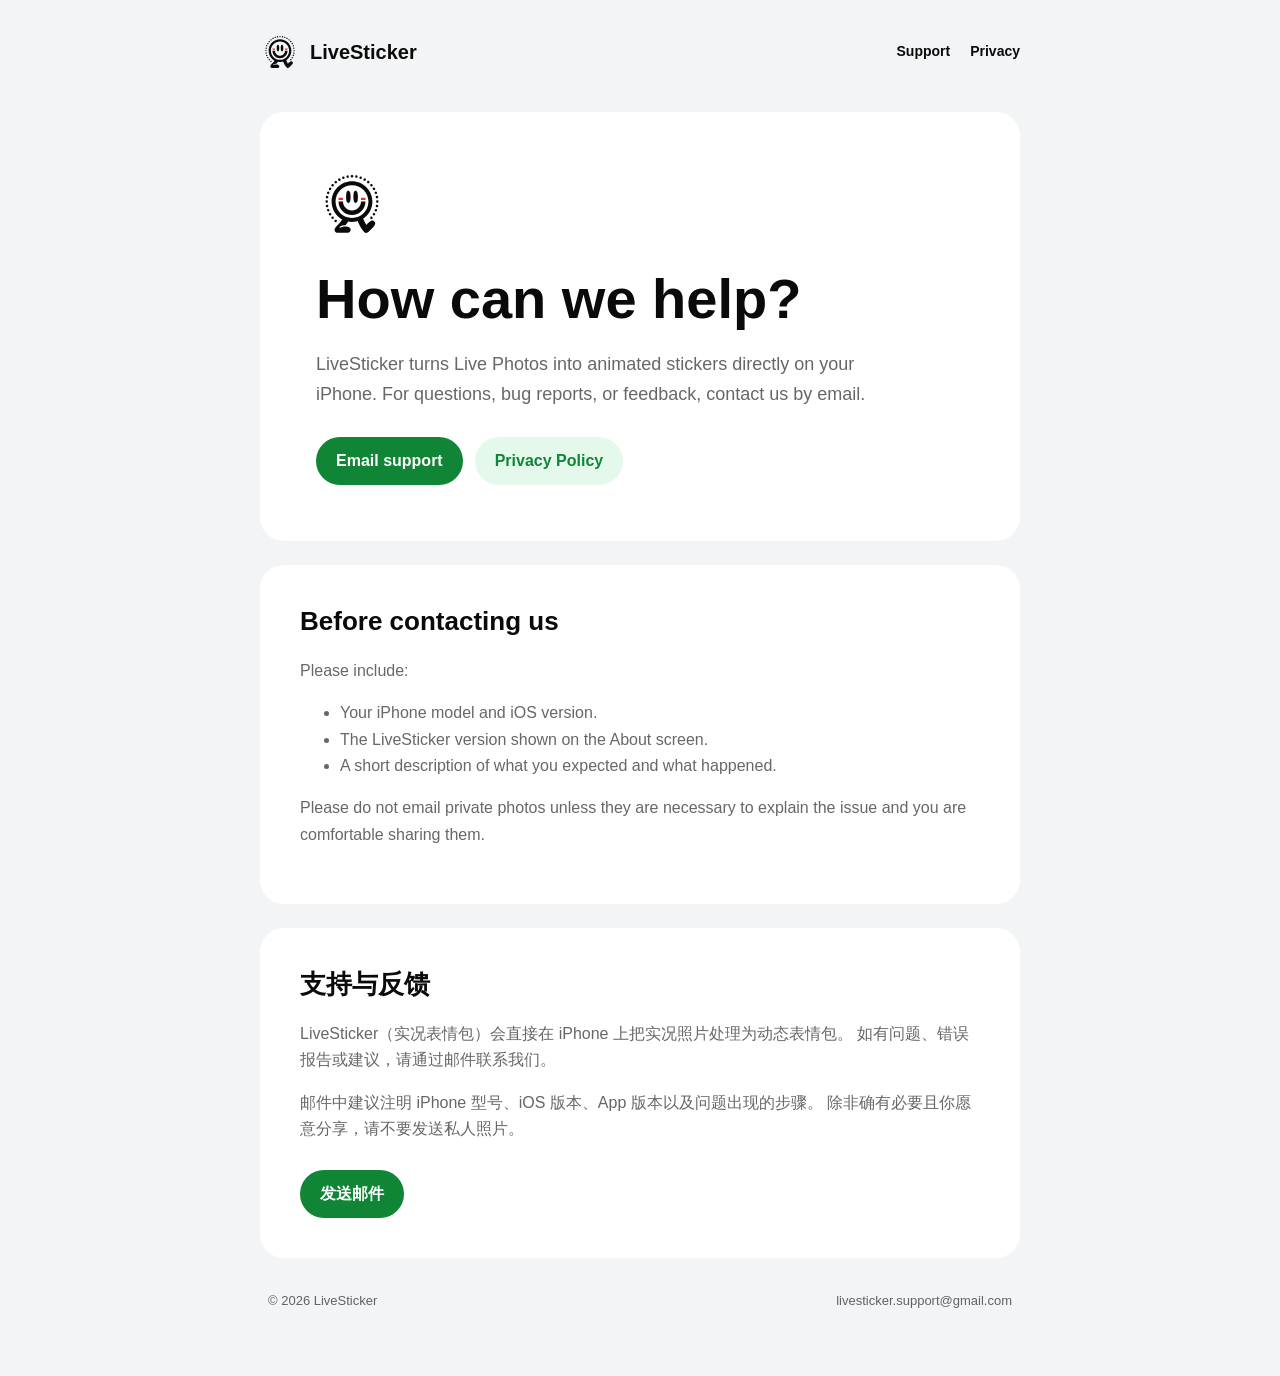
<file: index.html>
<!doctype html>
<html lang="en">
<head>
  <meta charset="utf-8">
  <meta name="viewport" content="width=device-width, initial-scale=1">
  <meta name="description" content="Support for LiveSticker, the iPhone app for turning Live Photos into animated stickers.">
  <title>LiveSticker Support</title>
  <link rel="icon" type="image/svg+xml" href="assets/app-icon.svg">
  <link rel="icon" type="image/png" sizes="64x64" href="assets/favicon-64.png">
  <link rel="shortcut icon" type="image/png" href="assets/favicon-64.png">
  <link rel="apple-touch-icon" sizes="180x180" href="assets/apple-touch-icon.png">
  <link rel="stylesheet" href="styles.css">
</head>
<body>
  <main class="page">
    <nav class="nav" aria-label="Primary navigation">
      <a class="brand" href="./" aria-label="LiveSticker">
        <picture>
          <source srcset="assets/app-icon-dark.svg" media="(prefers-color-scheme: dark)">
          <img src="assets/app-icon.svg" alt="">
        </picture>
        <span>LiveSticker</span>
      </a>
      <div class="nav-links">
        <a href="./">Support</a>
        <a href="privacy.html">Privacy</a>
      </div>
    </nav>

    <section class="hero">
      <picture class="hero-icon">
        <source srcset="assets/app-icon-dark.svg" media="(prefers-color-scheme: dark)">
        <img src="assets/app-icon.svg" alt="">
      </picture>
      <h1>How can we help?</h1>
      <p class="lead">
        LiveSticker turns Live Photos into animated stickers directly on your iPhone.
        For questions, bug reports, or feedback, contact us by email.
      </p>
      <div class="actions">
        <a class="button" href="mailto:livesticker.support@gmail.com?subject=LiveSticker%20Support">Email support</a>
        <a class="button secondary" href="privacy.html">Privacy Policy</a>
      </div>
    </section>

    <section class="panel">
      <h2>Before contacting us</h2>
      <p>Please include:</p>
      <ul>
        <li>Your iPhone model and iOS version.</li>
        <li>The LiveSticker version shown on the About screen.</li>
        <li>A short description of what you expected and what happened.</li>
      </ul>
      <p>
        Please do not email private photos unless they are necessary to explain the issue
        and you are comfortable sharing them.
      </p>
    </section>

    <section class="panel" lang="zh-Hans">
      <h2>支持与反馈</h2>
      <p>
        LiveSticker（实况表情包）会直接在 iPhone 上把实况照片处理为动态表情包。
        如有问题、错误报告或建议，请通过邮件联系我们。
      </p>
      <p>
        邮件中建议注明 iPhone 型号、iOS 版本、App 版本以及问题出现的步骤。
        除非确有必要且你愿意分享，请不要发送私人照片。
      </p>
      <div class="actions">
        <a class="button" href="mailto:livesticker.support@gmail.com?subject=LiveSticker%20%E6%94%AF%E6%8C%81%E4%B8%8E%E5%8F%8D%E9%A6%88">发送邮件</a>
      </div>
    </section>

    <footer>
      <span>© 2026 LiveSticker</span>
      <span>livesticker.support@gmail.com</span>
    </footer>
  </main>
</body>
</html>
</file>
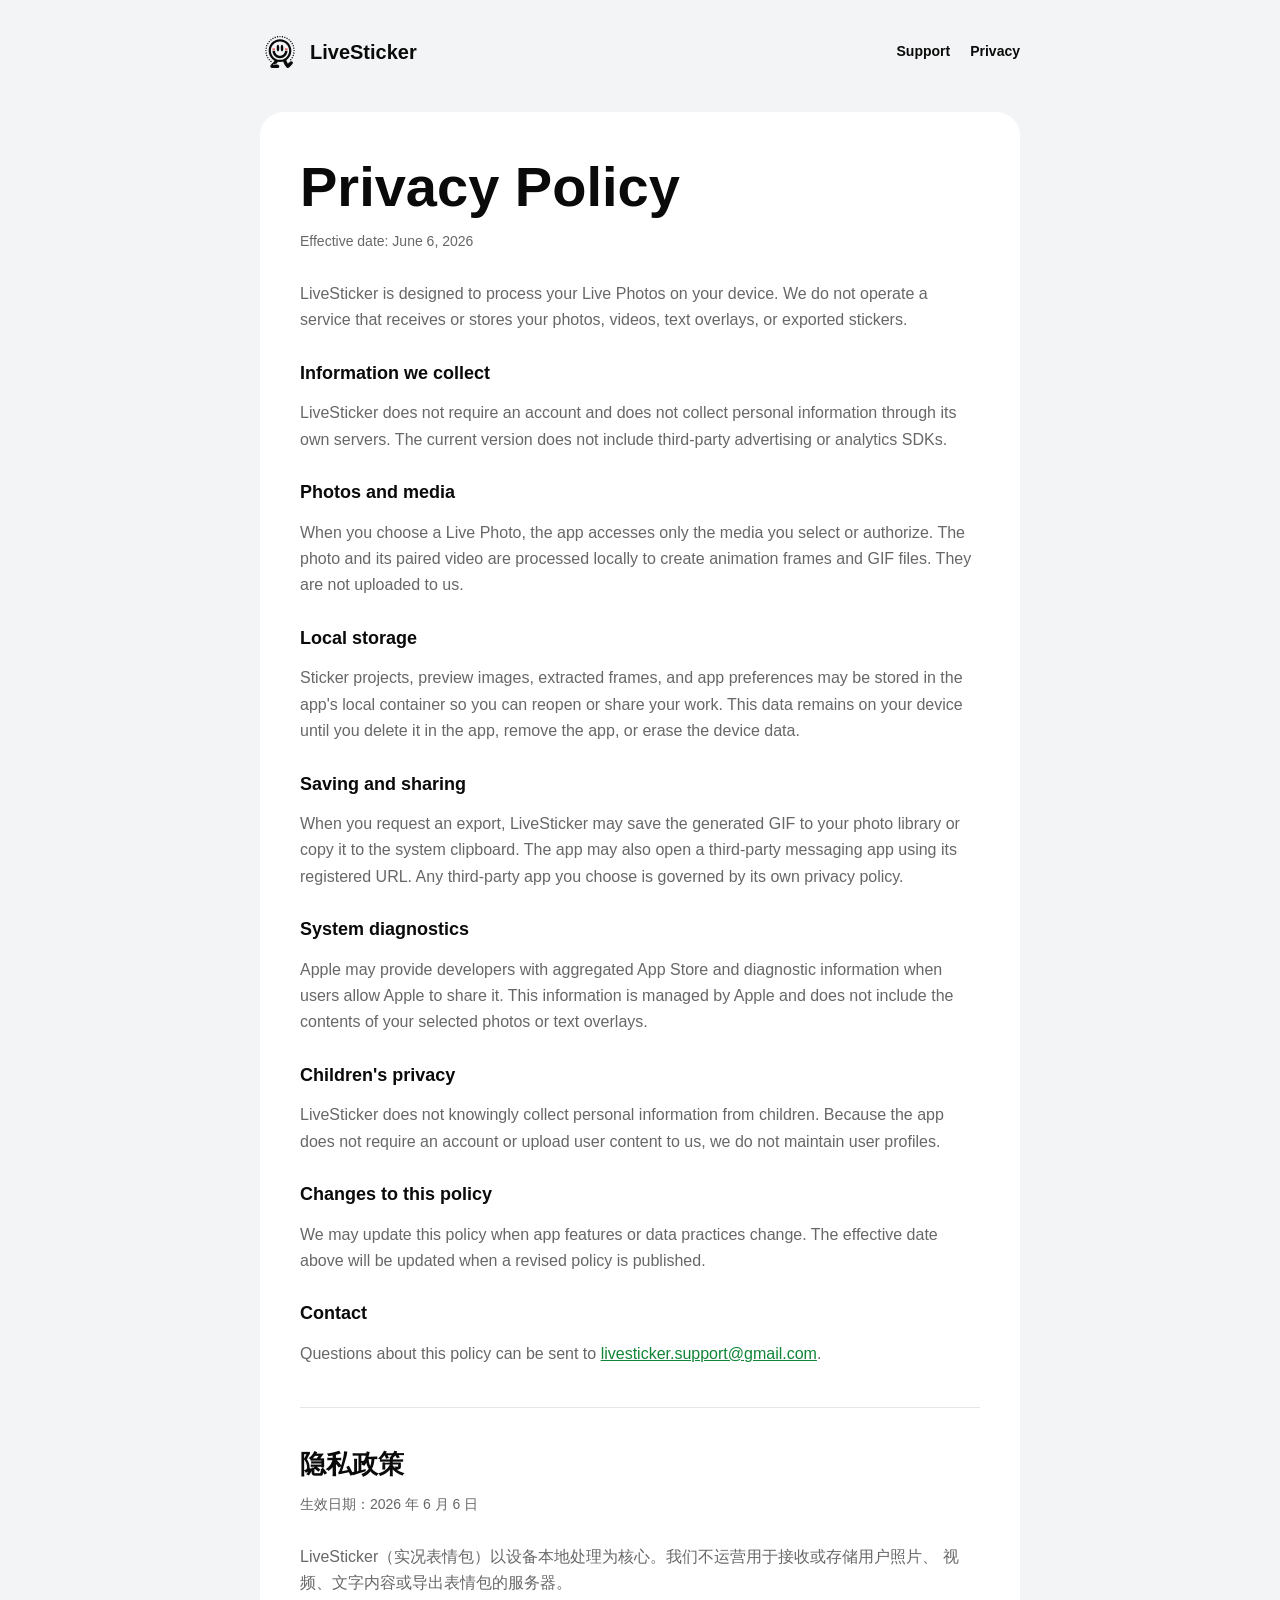
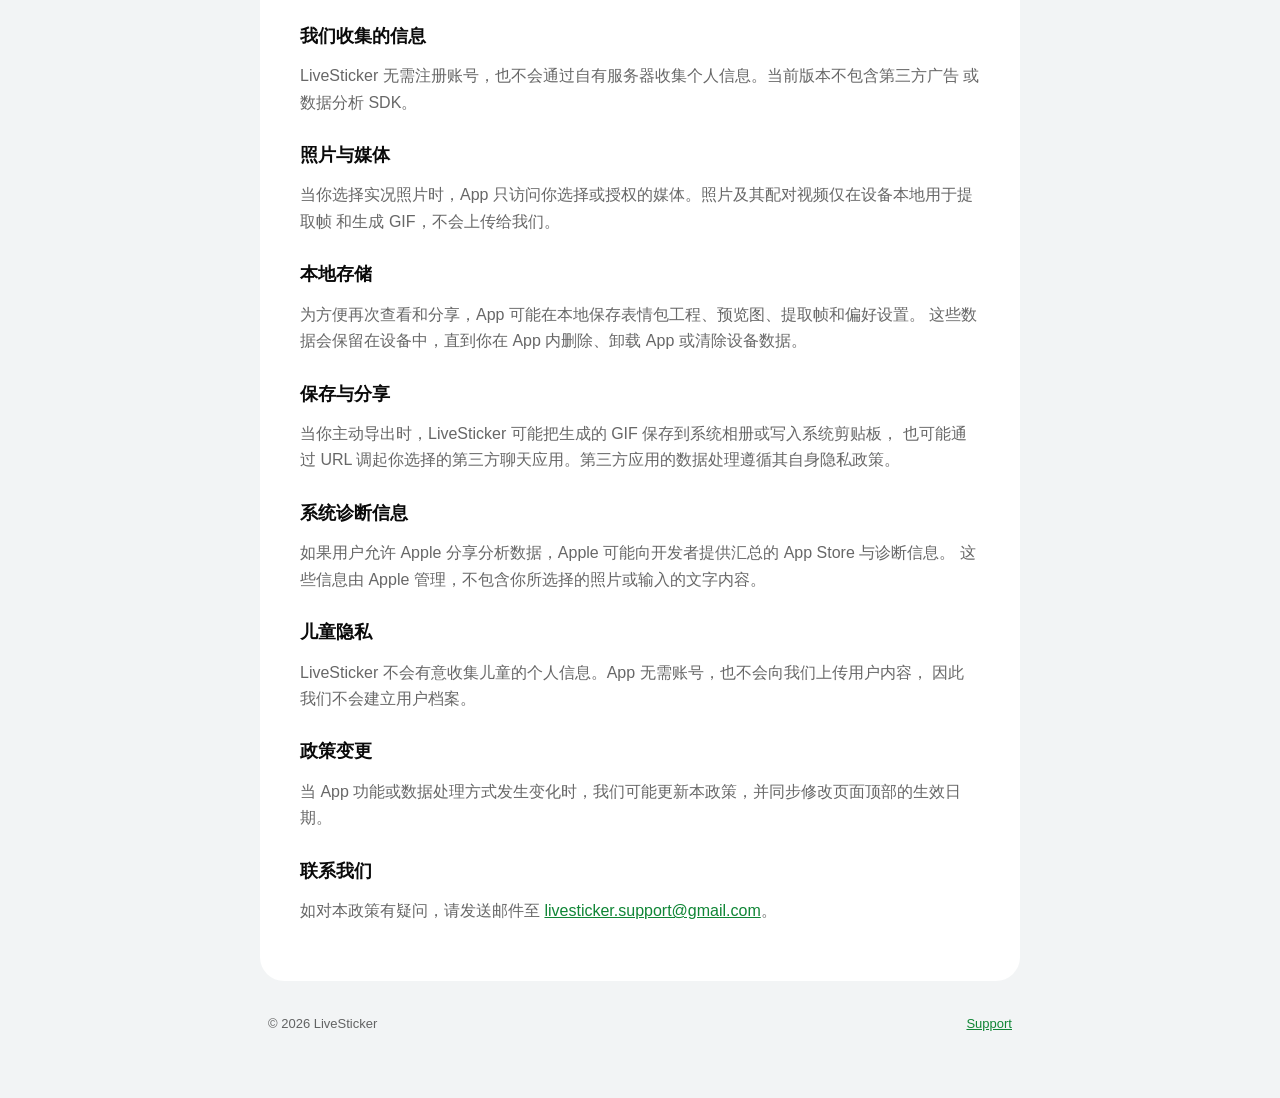
<file: privacy.html>
<!doctype html>
<html lang="en">
<head>
  <meta charset="utf-8">
  <meta name="viewport" content="width=device-width, initial-scale=1">
  <meta name="description" content="Privacy Policy for the LiveSticker iOS app.">
  <title>LiveSticker Privacy Policy</title>
  <link rel="icon" type="image/svg+xml" href="assets/app-icon.svg">
  <link rel="icon" type="image/png" sizes="64x64" href="assets/favicon-64.png">
  <link rel="shortcut icon" type="image/png" href="assets/favicon-64.png">
  <link rel="apple-touch-icon" sizes="180x180" href="assets/apple-touch-icon.png">
  <link rel="stylesheet" href="styles.css">
</head>
<body>
  <main class="page">
    <nav class="nav" aria-label="Primary navigation">
      <a class="brand" href="./" aria-label="LiveSticker">
        <picture>
          <source srcset="assets/app-icon-dark.svg" media="(prefers-color-scheme: dark)">
          <img src="assets/app-icon.svg" alt="">
        </picture>
        <span>LiveSticker</span>
      </a>
      <div class="nav-links">
        <a href="./">Support</a>
        <a href="privacy.html">Privacy</a>
      </div>
    </nav>

    <article class="panel">
      <h1>Privacy Policy</h1>
      <p class="meta">Effective date: June 6, 2026</p>

      <p>
        LiveSticker is designed to process your Live Photos on your device. We do not operate
        a service that receives or stores your photos, videos, text overlays, or exported stickers.
      </p>

      <h3>Information we collect</h3>
      <p>
        LiveSticker does not require an account and does not collect personal information through
        its own servers. The current version does not include third-party advertising or analytics SDKs.
      </p>

      <h3>Photos and media</h3>
      <p>
        When you choose a Live Photo, the app accesses only the media you select or authorize.
        The photo and its paired video are processed locally to create animation frames and GIF files.
        They are not uploaded to us.
      </p>

      <h3>Local storage</h3>
      <p>
        Sticker projects, preview images, extracted frames, and app preferences may be stored in the
        app's local container so you can reopen or share your work. This data remains on your device
        until you delete it in the app, remove the app, or erase the device data.
      </p>

      <h3>Saving and sharing</h3>
      <p>
        When you request an export, LiveSticker may save the generated GIF to your photo library or
        copy it to the system clipboard. The app may also open a third-party messaging app using its
        registered URL. Any third-party app you choose is governed by its own privacy policy.
      </p>

      <h3>System diagnostics</h3>
      <p>
        Apple may provide developers with aggregated App Store and diagnostic information when users
        allow Apple to share it. This information is managed by Apple and does not include the contents
        of your selected photos or text overlays.
      </p>

      <h3>Children's privacy</h3>
      <p>
        LiveSticker does not knowingly collect personal information from children. Because the app
        does not require an account or upload user content to us, we do not maintain user profiles.
      </p>

      <h3>Changes to this policy</h3>
      <p>
        We may update this policy when app features or data practices change. The effective date above
        will be updated when a revised policy is published.
      </p>

      <h3>Contact</h3>
      <p>
        Questions about this policy can be sent to
        <a href="mailto:livesticker.support@gmail.com">livesticker.support@gmail.com</a>.
      </p>

      <div class="language-divider"></div>

      <section lang="zh-Hans">
        <h2>隐私政策</h2>
        <p class="meta">生效日期：2026 年 6 月 6 日</p>

        <p>
          LiveSticker（实况表情包）以设备本地处理为核心。我们不运营用于接收或存储用户照片、
          视频、文字内容或导出表情包的服务器。
        </p>

        <h3>我们收集的信息</h3>
        <p>
          LiveSticker 无需注册账号，也不会通过自有服务器收集个人信息。当前版本不包含第三方广告
          或数据分析 SDK。
        </p>

        <h3>照片与媒体</h3>
        <p>
          当你选择实况照片时，App 只访问你选择或授权的媒体。照片及其配对视频仅在设备本地用于提取帧
          和生成 GIF，不会上传给我们。
        </p>

        <h3>本地存储</h3>
        <p>
          为方便再次查看和分享，App 可能在本地保存表情包工程、预览图、提取帧和偏好设置。
          这些数据会保留在设备中，直到你在 App 内删除、卸载 App 或清除设备数据。
        </p>

        <h3>保存与分享</h3>
        <p>
          当你主动导出时，LiveSticker 可能把生成的 GIF 保存到系统相册或写入系统剪贴板，
          也可能通过 URL 调起你选择的第三方聊天应用。第三方应用的数据处理遵循其自身隐私政策。
        </p>

        <h3>系统诊断信息</h3>
        <p>
          如果用户允许 Apple 分享分析数据，Apple 可能向开发者提供汇总的 App Store 与诊断信息。
          这些信息由 Apple 管理，不包含你所选择的照片或输入的文字内容。
        </p>

        <h3>儿童隐私</h3>
        <p>
          LiveSticker 不会有意收集儿童的个人信息。App 无需账号，也不会向我们上传用户内容，
          因此我们不会建立用户档案。
        </p>

        <h3>政策变更</h3>
        <p>
          当 App 功能或数据处理方式发生变化时，我们可能更新本政策，并同步修改页面顶部的生效日期。
        </p>

        <h3>联系我们</h3>
        <p>
          如对本政策有疑问，请发送邮件至
          <a href="mailto:livesticker.support@gmail.com">livesticker.support@gmail.com</a>。
        </p>
      </section>
    </article>

    <footer>
      <span>© 2026 LiveSticker</span>
      <a href="./">Support</a>
    </footer>
  </main>
</body>
</html>
</file>
<file: styles.css>
:root {
  color-scheme: light dark;
  --bg: #f2f4f5;
  --surface: #ffffff;
  --text: #0a0a0a;
  --soft: rgba(10, 10, 10, 0.62);
  --line: rgba(10, 10, 10, 0.10);
  --brand: #0f8535;
  --brand-bg: #e4f9eb;
  --radius: 24px;
  font-family: Inter, ui-sans-serif, -apple-system, BlinkMacSystemFont, "Segoe UI", sans-serif;
}

* {
  box-sizing: border-box;
}

body {
  margin: 0;
  background: var(--bg);
  color: var(--text);
  line-height: 1.65;
}

a {
  color: var(--brand);
}

.page {
  width: min(760px, calc(100% - 32px));
  margin: 0 auto;
  padding: 32px 0 64px;
}

.nav {
  display: flex;
  align-items: center;
  justify-content: space-between;
  gap: 24px;
  margin-bottom: 40px;
}

.brand {
  display: inline-flex;
  align-items: center;
  gap: 10px;
  color: var(--text);
  font-size: 20px;
  font-weight: 800;
  line-height: 1;
  text-decoration: none;
}

.brand picture,
.brand img {
  display: block;
  width: 40px;
  height: 40px;
}

.nav-links {
  display: flex;
  gap: 20px;
  font-size: 14px;
  font-weight: 700;
}

.nav-links a {
  color: var(--text);
  text-decoration: none;
}

.hero,
.panel {
  background: var(--surface);
  border-radius: var(--radius);
}

.hero {
  padding: clamp(28px, 7vw, 56px);
}

.hero-icon {
  display: block;
  width: 72px;
  height: 72px;
  margin-bottom: 24px;
}

.hero-icon img {
  display: block;
  width: 100%;
  height: 100%;
}

h1,
h2,
h3 {
  line-height: 1.25;
  letter-spacing: 0;
}

h1 {
  margin: 0 0 16px;
  font-size: clamp(34px, 8vw, 56px);
}

h2 {
  margin: 0 0 20px;
  font-size: 26px;
}

h3 {
  margin: 28px 0 8px;
  font-size: 18px;
}

p,
ul {
  color: var(--soft);
}

.lead {
  max-width: 580px;
  margin: 0;
  font-size: 18px;
}

.actions {
  display: flex;
  flex-wrap: wrap;
  gap: 12px;
  margin-top: 28px;
}

.button {
  display: inline-flex;
  align-items: center;
  justify-content: center;
  min-height: 48px;
  padding: 0 20px;
  border-radius: 999px;
  background: var(--brand);
  color: white;
  font-weight: 700;
  text-decoration: none;
}

.button.secondary {
  background: var(--brand-bg);
  color: var(--brand);
}

.panel {
  margin-top: 24px;
  padding: clamp(24px, 6vw, 40px);
}

.meta {
  margin: -8px 0 28px;
  font-size: 14px;
}

.language-divider {
  height: 1px;
  margin: 40px 0;
  background: var(--line);
}

footer {
  display: flex;
  justify-content: space-between;
  gap: 24px;
  margin-top: 32px;
  padding: 0 8px;
  color: var(--soft);
  font-size: 13px;
}

@media (max-width: 560px) {
  .nav {
    align-items: flex-start;
    flex-direction: column;
    margin-bottom: 24px;
  }

  .page {
    width: min(100% - 24px, 760px);
    padding-top: 20px;
  }

  footer {
    flex-direction: column;
  }
}

@media (prefers-color-scheme: dark) {
  :root {
    --bg: #0a0a0a;
    --surface: #191919;
    --text: #f3f6f8;
    --soft: rgba(243, 246, 248, 0.68);
    --line: rgba(243, 246, 248, 0.12);
    --brand: #41bc68;
    --brand-bg: #1b3523;
  }
}
</file>
